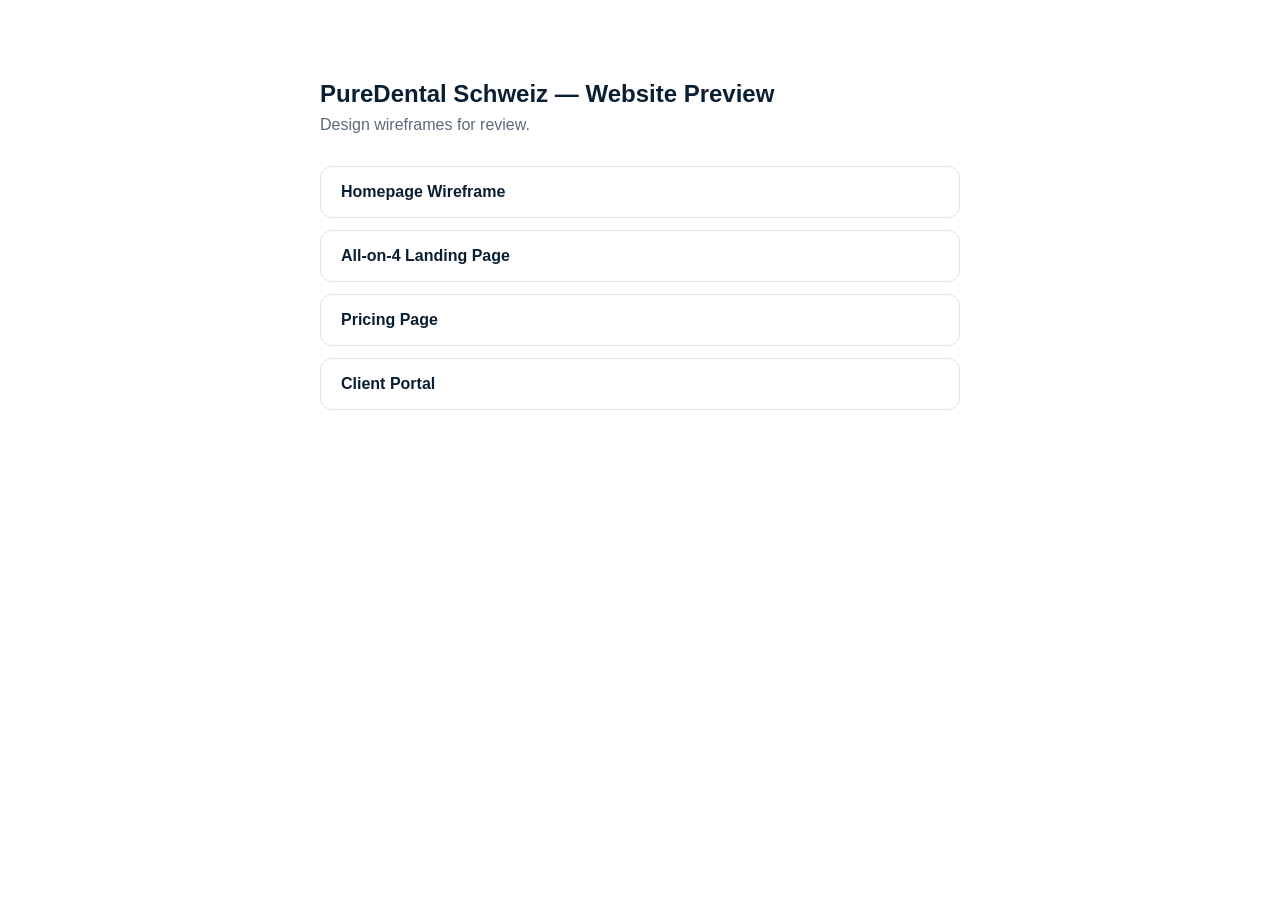
<file: website-preview/index.html>
<!DOCTYPE html>
<html lang="en">
<head>
<meta charset="utf-8">
<meta name="viewport" content="width=device-width, initial-scale=1">
<title>PureDental Schweiz — Website Preview</title>
<style>
  body { font-family: -apple-system, BlinkMacSystemFont, "Segoe UI", Manrope, sans-serif; max-width: 640px; margin: 80px auto; padding: 0 24px; color: #0b1f33; }
  h1 { font-size: 1.5rem; margin-bottom: 8px; }
  p.sub { color: #5b6b7c; margin-top: 0; }
  ul { list-style: none; padding: 0; margin-top: 32px; }
  li { margin-bottom: 12px; }
  a { display: block; padding: 16px 20px; border: 1px solid #dde3ea; border-radius: 12px; text-decoration: none; color: #0b1f33; font-weight: 600; transition: border-color .15s ease, background .15s ease; }
  a:hover { border-color: #2e6bf0; background: #f3f7ff; }
</style>
</head>
<body>
<h1>PureDental Schweiz — Website Preview</h1>
<p class="sub">Design wireframes for review.</p>
<ul>
  <li><a href="./PureDental%20Schweiz%20Homepage%20Wireframe.dc.html">Homepage Wireframe</a></li>
  <li><a href="./All-on-4%20Landing%20Page.dc.html">All-on-4 Landing Page</a></li>
  <li><a href="./Pricing%20Page.dc.html">Pricing Page</a></li>
  <li><a href="./Client%20Portal.dc.html">Client Portal</a></li>
</ul>
</body>
</html>
</file>
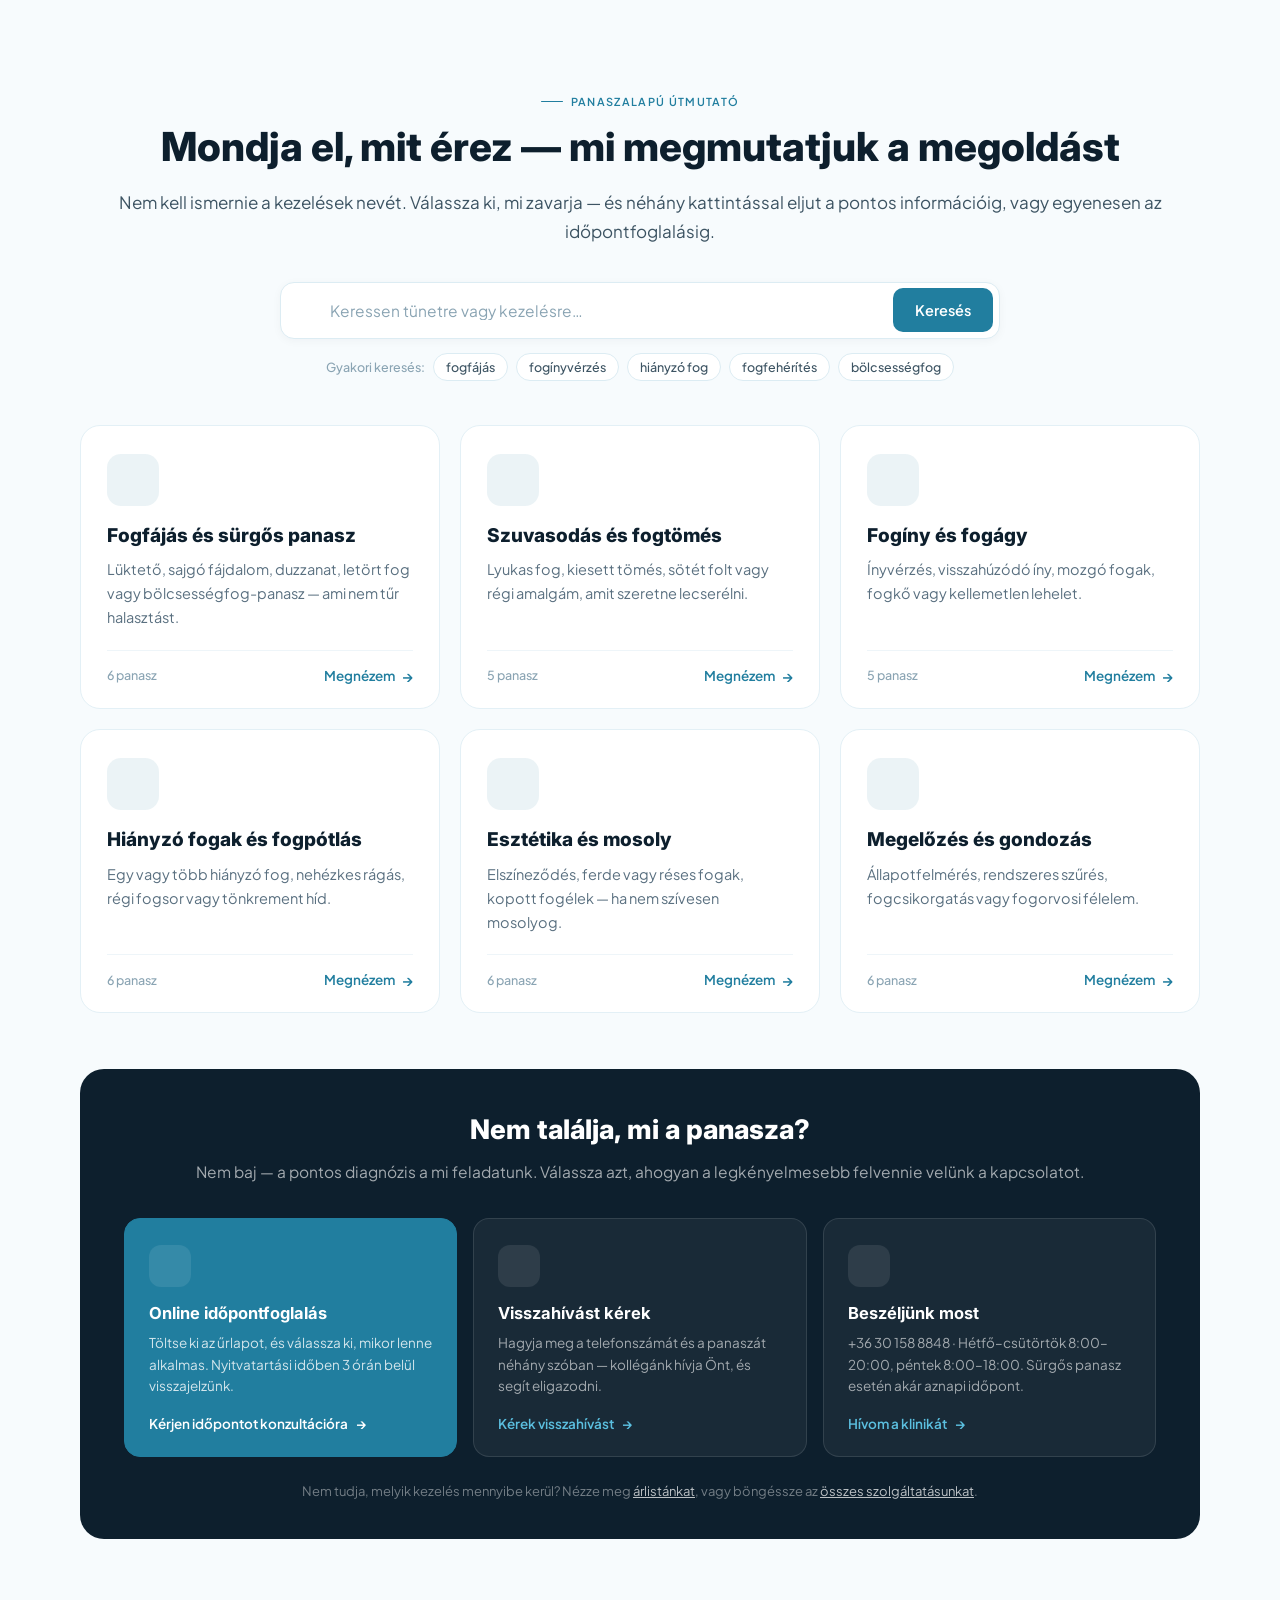
<file: website-preview/uploads/01-panaszalapu-navigacio.html>
<!DOCTYPE html>
<html lang="hu">
<head>
<meta charset="UTF-8">
<meta name="viewport" content="width=device-width, initial-scale=1.0">
<title>Panaszalapú navigáció – PureDental</title>
<link href="https://fonts.googleapis.com/css2?family=Inter:wght@600;700;800&family=Plus+Jakarta+Sans:wght@300;400;500;600;700&display=swap" rel="stylesheet">
<style>
  /* ============================================================
     PureDental – Panaszalapú navigáció (Home Page)
     Elementor HTML widget-be illeszthető, önálló szekció.
     ============================================================ */

  .pd-nav-section {
    width: 100% !important;
    max-width: 100% !important;
    padding: 88px 80px !important;
    background: #f7fbfd !important;
    box-sizing: border-box !important;
    overflow-x: hidden !important;
  }
  .pd-nav-section *,
  .pd-nav-section *::before,
  .pd-nav-section *::after {
    box-sizing: border-box !important;
  }
  /* Biztonsági háló: semmilyen szöveg nem törhet ki a saját konténeréből,
     függetlenül attól, hogy a host oldal (WordPress/Elementor) milyen
     egyéb CSS-t ad a widgethez. A WordPress téma a <button> elemek belsejében
     lévő szövegekre saját "white-space: nowrap" szabályt tesz (jellemzően a
     gombfeliratok tördelését akarja megelőzni) — a .pd-nav-tile is <button>,
     ezért ez ide is átszivárgott, és a kártya leírása egy sorba kényszerülve,
     a doboz szélén túl, a lábléc fölé csúszva jelent meg. */
  .pd-nav-section h2,
  .pd-nav-section h3,
  .pd-nav-section h4,
  .pd-nav-section p,
  .pd-nav-section span,
  .pd-nav-section a,
  .pd-nav-section button {
    white-space: normal !important;
    overflow-wrap: break-word !important;
    word-break: break-word !important;
    max-width: 100% !important;
  }
  .pd-nav-inner {
    max-width: 1280px !important;
    margin: 0 auto !important;
  }

  /* ---------- Fejléc ---------- */
  .pd-nav-header {
    text-align: center !important;
    margin-bottom: 36px !important;
  }
  .pd-nav-eyebrow {
    display: inline-flex !important;
    align-items: center !important;
    gap: 8px !important;
    font-size: 11px !important;
    font-weight: 600 !important;
    font-family: 'Plus Jakarta Sans', sans-serif !important;
    text-transform: uppercase !important;
    letter-spacing: 0.12em !important;
    color: #217E9F !important;
    margin-bottom: 16px !important;
  }
  .pd-nav-eyebrow::before {
    content: '' !important;
    display: inline-block !important;
    width: 22px !important;
    height: 1.5px !important;
    background: #217E9F !important;
    border-radius: 2px !important;
  }
  .pd-nav-title {
    font-family: 'Inter', sans-serif !important;
    font-weight: 800 !important;
    font-size: 40px !important;
    line-height: 1.15 !important;
    color: #0d1f2d !important;
    margin: 0 0 18px 0 !important;
    padding: 0 !important;
  }
  .pd-nav-lead {
    font-family: 'Plus Jakarta Sans', sans-serif !important;
    font-size: 17px !important;
    font-weight: 400 !important;
    line-height: 1.7 !important;
    color: #3d5463 !important;
    margin: 0 auto !important;
    padding: 0 !important;
    max-width: 680px !important;
  }

  /* ---------- Kereső ---------- */
  .pd-nav-searchbar {
    max-width: 720px !important;
    margin: 0 auto 44px auto !important;
    position: relative !important;
  }
  .pd-nav-search-field {
    display: flex !important;
    align-items: center !important;
    gap: 12px !important;
    background: #ffffff !important;
    border: 1px solid #dcecf3 !important;
    border-radius: 14px !important;
    padding: 4px 6px 4px 18px !important;
    box-shadow: 0 2px 10px rgba(13, 31, 45, 0.04) !important;
    transition: border-color 0.18s ease, box-shadow 0.18s ease !important;
  }
  .pd-nav-search-field:focus-within {
    border-color: #217E9F !important;
    box-shadow: 0 4px 18px rgba(33, 126, 159, 0.14) !important;
  }
  .pd-nav-search-ico {
    display: inline-block !important;
    width: 19px !important;
    height: 19px !important;
    flex-shrink: 0 !important;
    background-color: #8aa4b3 !important;
    -webkit-mask-image: url('https://puredental.hu/wp-content/uploads/2025/09/search-outline-svgrepo-com.svg') !important;
            mask-image: url('https://puredental.hu/wp-content/uploads/2025/09/search-outline-svgrepo-com.svg') !important;
    -webkit-mask-size: contain !important;
            mask-size: contain !important;
    -webkit-mask-repeat: no-repeat !important;
            mask-repeat: no-repeat !important;
    -webkit-mask-position: center !important;
            mask-position: center !important;
  }
  .pd-nav-search-input {
    flex: 1 1 auto !important;
    min-width: 0 !important;
    border: none !important;
    outline: none !important;
    background: transparent !important;
    font-family: 'Plus Jakarta Sans', sans-serif !important;
    font-size: 15.5px !important;
    font-weight: 400 !important;
    color: #0d1f2d !important;
    padding: 14px 0 !important;
    box-shadow: none !important;
  }
  .pd-nav-search-input::placeholder {
    color: #8aa4b3 !important;
    opacity: 1 !important;
  }
  .pd-nav-search-clear {
    display: none !important;
    align-items: center !important;
    justify-content: center !important;
    width: 30px !important;
    height: 30px !important;
    flex-shrink: 0 !important;
    border: none !important;
    background: #eef6fa !important;
    color: #5a7080 !important;
    border-radius: 8px !important;
    font-family: 'Plus Jakarta Sans', sans-serif !important;
    font-size: 16px !important;
    line-height: 1 !important;
    cursor: pointer !important;
    padding: 0 !important;
  }
  .pd-nav-search-clear.is-visible {
    display: inline-flex !important;
  }
  .pd-nav-search-clear:hover {
    background: #dceaf1 !important;
    color: #0d1f2d !important;
  }
  .pd-nav-search-cta {
    display: inline-flex !important;
    align-items: center !important;
    justify-content: center !important;
    flex-shrink: 0 !important;
    background: #217E9F !important;
    color: #ffffff !important;
    border: none !important;
    border-radius: 10px !important;
    font-family: 'Plus Jakarta Sans', sans-serif !important;
    font-weight: 600 !important;
    font-size: 14.5px !important;
    padding: 13px 22px !important;
    margin-left: 4px !important;
    cursor: pointer !important;
  }
  .pd-nav-search-cta:hover {
    background: #195f7a !important;
  }
  .pd-nav-hints {
    display: flex !important;
    flex-wrap: wrap !important;
    justify-content: center !important;
    align-items: center !important;
    gap: 8px !important;
    margin-top: 14px !important;
  }
  .pd-nav-hints-label {
    font-family: 'Plus Jakarta Sans', sans-serif !important;
    font-size: 12.5px !important;
    font-weight: 500 !important;
    color: #8aa4b3 !important;
  }
  .pd-nav-hint {
    border: 1px solid #dcecf3 !important;
    background: #ffffff !important;
    color: #3d5463 !important;
    font-family: 'Plus Jakarta Sans', sans-serif !important;
    font-size: 12.5px !important;
    font-weight: 500 !important;
    padding: 5px 12px !important;
    border-radius: 20px !important;
    cursor: pointer !important;
  }
  .pd-nav-hint:hover {
    border-color: #217E9F !important;
    color: #217E9F !important;
  }

  /* ---------- 1. szint: kategória csempék ---------- */
  .pd-nav-cats {
    display: grid !important;
    grid-template-columns: repeat(3, 1fr) !important;
    gap: 20px !important;
    min-width: 0 !important;
  }
  .pd-nav-cats.is-hidden {
    display: none !important;
  }
  .pd-nav-tile {
    display: flex !important;
    flex-direction: column !important;
    align-items: flex-start !important;
    text-align: left !important;
    width: 100% !important;
    min-width: 0 !important;
    background: #ffffff !important;
    border: 1px solid #e3f0f6 !important;
    border-radius: 20px !important;
    padding: 28px 26px 24px !important;
    cursor: pointer !important;
    font-family: 'Plus Jakarta Sans', sans-serif !important;
    transition: border-color 0.18s ease, box-shadow 0.18s ease, transform 0.18s ease !important;
  }
  .pd-nav-tile:hover {
    border-color: #b9dced !important;
    box-shadow: 0 12px 30px rgba(13, 31, 45, 0.08) !important;
    transform: translateY(-3px) !important;
  }
  .pd-nav-tile:focus-visible {
    outline: 2px solid #217E9F !important;
    outline-offset: 3px !important;
  }
  .pd-nav-tile-ico {
    display: flex !important;
    align-items: center !important;
    justify-content: center !important;
    width: 52px !important;
    height: 52px !important;
    border-radius: 14px !important;
    background: rgba(33, 126, 159, 0.09) !important;
    margin-bottom: 18px !important;
    flex-shrink: 0 !important;
  }
  .pd-nav-ico {
    display: inline-block !important;
    background-color: #217E9F !important;
    -webkit-mask-size: contain !important;
            mask-size: contain !important;
    -webkit-mask-repeat: no-repeat !important;
            mask-repeat: no-repeat !important;
    -webkit-mask-position: center !important;
            mask-position: center !important;
    width: 26px !important;
    height: 26px !important;
    flex-shrink: 0 !important;
  }
  .pd-nav-ico--fajdalom {
    -webkit-mask-image: url('https://puredental.hu/wp-content/uploads/2025/09/10_Infection.svg') !important;
            mask-image: url('https://puredental.hu/wp-content/uploads/2025/09/10_Infection.svg') !important;
  }
  .pd-nav-ico--szuvasodas {
    -webkit-mask-image: url('https://puredental.hu/wp-content/uploads/2025/09/17_Tooth.svg') !important;
            mask-image: url('https://puredental.hu/wp-content/uploads/2025/09/17_Tooth.svg') !important;
  }
  .pd-nav-ico--foginy {
    -webkit-mask-image: url('https://puredental.hu/wp-content/uploads/2025/09/29_Dental-Floss.svg') !important;
            mask-image: url('https://puredental.hu/wp-content/uploads/2025/09/29_Dental-Floss.svg') !important;
  }
  .pd-nav-ico--hianyzo {
    -webkit-mask-image: url('https://puredental.hu/wp-content/uploads/2025/09/33_Dental-Implant.svg') !important;
            mask-image: url('https://puredental.hu/wp-content/uploads/2025/09/33_Dental-Implant.svg') !important;
  }
  .pd-nav-ico--esztetika {
    -webkit-mask-image: url('https://puredental.hu/wp-content/uploads/2025/10/28_Dental-Care.svg') !important;
            mask-image: url('https://puredental.hu/wp-content/uploads/2025/10/28_Dental-Care.svg') !important;
  }
  .pd-nav-ico--megelozes {
    -webkit-mask-image: url('https://puredental.hu/wp-content/uploads/2025/09/4_Dental-Checkup.svg') !important;
            mask-image: url('https://puredental.hu/wp-content/uploads/2025/09/4_Dental-Checkup.svg') !important;
  }
  .pd-nav-tile-title {
    font-family: 'Inter', sans-serif !important;
    font-weight: 800 !important;
    font-size: 19px !important;
    line-height: 1.3 !important;
    color: #0d1f2d !important;
    margin: 0 0 10px 0 !important;
    padding: 0 !important;
  }
  .pd-nav-tile-desc {
    font-family: 'Plus Jakarta Sans', sans-serif !important;
    font-size: 14.5px !important;
    font-weight: 400 !important;
    line-height: 1.65 !important;
    color: #5a7080 !important;
    margin: 0 0 20px 0 !important;
    padding: 0 !important;
    flex-grow: 1 !important;
    min-width: 0 !important;
    width: 100% !important;
  }
  .pd-nav-tile-foot {
    display: flex !important;
    align-items: center !important;
    justify-content: space-between !important;
    width: 100% !important;
    padding-top: 16px !important;
    border-top: 1px solid #eef5f9 !important;
  }
  .pd-nav-tile-count {
    font-family: 'Plus Jakarta Sans', sans-serif !important;
    font-size: 12.5px !important;
    font-weight: 500 !important;
    color: #8aa4b3 !important;
  }
  .pd-nav-tile-go {
    display: inline-flex !important;
    align-items: center !important;
    gap: 7px !important;
    font-family: 'Plus Jakarta Sans', sans-serif !important;
    font-size: 13.5px !important;
    font-weight: 600 !important;
    color: #217E9F !important;
  }
  .pd-nav-tile-go::after {
    content: '→' !important;
    font-size: 15px !important;
    line-height: 1 !important;
    transition: transform 0.18s ease !important;
  }
  .pd-nav-tile:hover .pd-nav-tile-go::after {
    transform: translateX(4px) !important;
  }

  /* ---------- 2. szint: eredmények ---------- */
  .pd-nav-results {
    display: none !important;
  }
  .pd-nav-results.is-active {
    display: block !important;
    animation: pdNavFade 0.28s ease both !important;
  }
  @keyframes pdNavFade {
    from { opacity: 0; transform: translateY(10px); }
    to   { opacity: 1; transform: translateY(0); }
  }

  .pd-nav-bar {
    display: flex !important;
    align-items: center !important;
    flex-wrap: wrap !important;
    gap: 10px !important;
    margin-bottom: 12px !important;
  }
  .pd-nav-back {
    display: inline-flex !important;
    align-items: center !important;
    gap: 8px !important;
    background: #ffffff !important;
    border: 1px solid #dcecf3 !important;
    border-radius: 20px !important;
    color: #3d5463 !important;
    font-family: 'Plus Jakarta Sans', sans-serif !important;
    font-size: 13px !important;
    font-weight: 600 !important;
    padding: 8px 16px 8px 13px !important;
    cursor: pointer !important;
  }
  .pd-nav-back::before {
    content: '←' !important;
    font-size: 14px !important;
    line-height: 1 !important;
  }
  .pd-nav-back:hover {
    border-color: #217E9F !important;
    color: #217E9F !important;
  }
  .pd-nav-chips {
    display: flex !important;
    flex-wrap: wrap !important;
    gap: 8px !important;
  }
  .pd-nav-chip {
    background: #ffffff !important;
    border: 1px solid #dcecf3 !important;
    border-radius: 20px !important;
    color: #3d5463 !important;
    font-family: 'Plus Jakarta Sans', sans-serif !important;
    font-size: 13px !important;
    font-weight: 500 !important;
    padding: 8px 16px !important;
    cursor: pointer !important;
    transition: background 0.16s ease, border-color 0.16s ease, color 0.16s ease !important;
  }
  .pd-nav-chip:hover {
    border-color: #217E9F !important;
    color: #217E9F !important;
  }
  .pd-nav-chip.is-active {
    background: #217E9F !important;
    border-color: #217E9F !important;
    color: #ffffff !important;
    font-weight: 600 !important;
  }
  .pd-nav-resulthead {
    font-family: 'Plus Jakarta Sans', sans-serif !important;
    font-size: 13.5px !important;
    font-weight: 500 !important;
    color: #8aa4b3 !important;
    margin: 0 0 22px 0 !important;
    padding: 0 !important;
  }
  .pd-nav-resulthead strong {
    color: #0d1f2d !important;
    font-weight: 700 !important;
  }

  .pd-nav-grid {
    display: grid !important;
    grid-template-columns: repeat(3, 1fr) !important;
    gap: 18px !important;
    min-width: 0 !important;
  }
  .pd-nav-card {
    display: flex !important;
    flex-direction: column !important;
    min-width: 0 !important;
    background: #ffffff !important;
    border: 1px solid #e3f0f6 !important;
    border-radius: 18px !important;
    padding: 24px 24px 22px !important;
    transition: border-color 0.18s ease, box-shadow 0.18s ease !important;
  }
  .pd-nav-card.is-hidden {
    display: none !important;
  }
  .pd-nav-grid.is-hidden {
    display: none !important;
  }
  .pd-nav-card:hover {
    border-color: #b9dced !important;
    box-shadow: 0 10px 26px rgba(13, 31, 45, 0.07) !important;
  }
  .pd-nav-card-badge {
    display: inline-flex !important;
    align-items: center !important;
    gap: 7px !important;
    font-family: 'Plus Jakarta Sans', sans-serif !important;
    font-size: 11px !important;
    font-weight: 600 !important;
    text-transform: uppercase !important;
    letter-spacing: 0.08em !important;
    color: #8aa4b3 !important;
    margin-bottom: 14px !important;
  }
  .pd-nav-card-badge .pd-nav-ico {
    width: 14px !important;
    height: 14px !important;
    background-color: #a9c1cd !important;
  }
  .pd-nav-card-title {
    font-family: 'Inter', sans-serif !important;
    font-weight: 700 !important;
    font-size: 17px !important;
    line-height: 1.35 !important;
    color: #0d1f2d !important;
    margin: 0 0 10px 0 !important;
    padding: 0 !important;
  }
  .pd-nav-card-desc {
    font-family: 'Plus Jakarta Sans', sans-serif !important;
    font-size: 14px !important;
    font-weight: 400 !important;
    line-height: 1.65 !important;
    color: #5a7080 !important;
    margin: 0 0 18px 0 !important;
    padding: 0 !important;
    flex-grow: 1 !important;
    min-width: 0 !important;
    width: 100% !important;
  }
  .pd-nav-card-links {
    display: flex !important;
    flex-wrap: wrap !important;
    gap: 8px !important;
    padding-top: 16px !important;
    border-top: 1px solid #eef5f9 !important;
  }
  .pd-nav-link {
    display: inline-flex !important;
    align-items: center !important;
    gap: 6px !important;
    background: rgba(33, 126, 159, 0.07) !important;
    border: 1px solid rgba(33, 126, 159, 0.16) !important;
    color: #217E9F !important;
    font-family: 'Plus Jakarta Sans', sans-serif !important;
    font-size: 12.5px !important;
    font-weight: 600 !important;
    padding: 6px 13px !important;
    border-radius: 20px !important;
    text-decoration: none !important;
    transition: background 0.16s ease, color 0.16s ease !important;
  }
  .pd-nav-link:hover {
    background: #217E9F !important;
    color: #ffffff !important;
    text-decoration: none !important;
  }
  .pd-nav-link::after {
    content: '→' !important;
    font-size: 12px !important;
    line-height: 1 !important;
  }

  .pd-nav-empty {
    display: none !important;
    background: #ffffff !important;
    border: 1px dashed #cfe4ee !important;
    border-radius: 18px !important;
    padding: 44px 28px !important;
    text-align: center !important;
  }
  .pd-nav-empty.is-active {
    display: block !important;
  }
  .pd-nav-empty-title {
    font-family: 'Inter', sans-serif !important;
    font-weight: 700 !important;
    font-size: 18px !important;
    color: #0d1f2d !important;
    margin: 0 0 8px 0 !important;
    padding: 0 !important;
  }
  .pd-nav-empty-text {
    font-family: 'Plus Jakarta Sans', sans-serif !important;
    font-size: 14.5px !important;
    line-height: 1.65 !important;
    color: #5a7080 !important;
    margin: 0 0 20px 0 !important;
    padding: 0 !important;
  }
  .pd-nav-empty-actions {
    display: flex !important;
    justify-content: center !important;
    flex-wrap: wrap !important;
    gap: 10px !important;
  }

  /* ---------- Konverziós sáv ---------- */
  .pd-nav-cta-band {
    margin-top: 56px !important;
    background: #0d1f2d !important;
    border-radius: 24px !important;
    padding: 44px 44px 40px !important;
  }
  .pd-nav-cta-head {
    text-align: center !important;
    margin-bottom: 32px !important;
  }
  .pd-nav-cta-title {
    font-family: 'Inter', sans-serif !important;
    font-weight: 800 !important;
    font-size: 27px !important;
    line-height: 1.25 !important;
    color: #ffffff !important;
    margin: 0 0 12px 0 !important;
    padding: 0 !important;
  }
  .pd-nav-cta-lead {
    font-family: 'Plus Jakarta Sans', sans-serif !important;
    font-size: 15.5px !important;
    font-weight: 400 !important;
    line-height: 1.7 !important;
    color: rgba(255, 255, 255, 0.62) !important;
    margin: 0 auto !important;
    padding: 0 !important;
    max-width: 640px !important;
  }
  .pd-nav-cta-grid {
    display: grid !important;
    grid-template-columns: repeat(3, 1fr) !important;
    gap: 16px !important;
    min-width: 0 !important;
  }
  .pd-nav-cta-card {
    display: flex !important;
    flex-direction: column !important;
    min-width: 0 !important;
    background: rgba(255, 255, 255, 0.05) !important;
    border: 1px solid rgba(255, 255, 255, 0.11) !important;
    border-radius: 16px !important;
    padding: 26px 24px 24px !important;
    text-decoration: none !important;
    transition: background 0.18s ease, border-color 0.18s ease, transform 0.18s ease !important;
  }
  .pd-nav-cta-card:hover {
    background: rgba(91, 191, 223, 0.12) !important;
    border-color: rgba(91, 191, 223, 0.45) !important;
    transform: translateY(-3px) !important;
    text-decoration: none !important;
  }
  .pd-nav-cta-card--primary {
    background: #217E9F !important;
    border-color: #217E9F !important;
  }
  .pd-nav-cta-card--primary:hover {
    background: #2a92b6 !important;
    border-color: #2a92b6 !important;
  }
  .pd-nav-cta-ico {
    display: flex !important;
    align-items: center !important;
    justify-content: center !important;
    width: 42px !important;
    height: 42px !important;
    border-radius: 12px !important;
    background: rgba(255, 255, 255, 0.09) !important;
    margin-bottom: 16px !important;
    flex-shrink: 0 !important;
  }
  .pd-nav-cta-ico .pd-nav-ico {
    width: 21px !important;
    height: 21px !important;
    background-color: #5bbfdf !important;
  }
  .pd-nav-cta-card--primary .pd-nav-cta-ico .pd-nav-ico {
    background-color: #ffffff !important;
  }
  .pd-nav-cta-name {
    font-family: 'Inter', sans-serif !important;
    font-weight: 700 !important;
    font-size: 16.5px !important;
    line-height: 1.3 !important;
    color: #ffffff !important;
    margin: 0 0 8px 0 !important;
    padding: 0 !important;
  }
  .pd-nav-cta-text {
    font-family: 'Plus Jakarta Sans', sans-serif !important;
    font-size: 13.5px !important;
    font-weight: 400 !important;
    line-height: 1.6 !important;
    color: rgba(255, 255, 255, 0.6) !important;
    margin: 0 0 18px 0 !important;
    padding: 0 !important;
    flex-grow: 1 !important;
    min-width: 0 !important;
    width: 100% !important;
  }
  .pd-nav-cta-card--primary .pd-nav-cta-text {
    color: rgba(255, 255, 255, 0.8) !important;
  }
  .pd-nav-cta-action {
    display: inline-flex !important;
    align-items: center !important;
    gap: 8px !important;
    font-family: 'Plus Jakarta Sans', sans-serif !important;
    font-size: 13.5px !important;
    font-weight: 600 !important;
    color: #5bbfdf !important;
  }
  .pd-nav-cta-card--primary .pd-nav-cta-action {
    color: #ffffff !important;
  }
  .pd-nav-cta-action::after {
    content: '→' !important;
    font-size: 14px !important;
    line-height: 1 !important;
    transition: transform 0.18s ease !important;
  }
  .pd-nav-cta-card:hover .pd-nav-cta-action::after {
    transform: translateX(4px) !important;
  }
  .pd-nav-cta-note {
    text-align: center !important;
    font-family: 'Plus Jakarta Sans', sans-serif !important;
    font-size: 13px !important;
    font-weight: 400 !important;
    color: rgba(255, 255, 255, 0.42) !important;
    margin: 26px 0 0 0 !important;
    padding: 0 !important;
  }
  .pd-nav-cta-note a {
    color: rgba(255, 255, 255, 0.72) !important;
    text-decoration: underline !important;
  }

  /* ---------- Reszponzív ---------- */
  @media (max-width: 1080px) {
    .pd-nav-section { padding: 68px 40px !important; }
    .pd-nav-cats { grid-template-columns: repeat(2, 1fr) !important; }
    .pd-nav-grid { grid-template-columns: repeat(2, 1fr) !important; }
  }
  @media (max-width: 780px) {
    .pd-nav-section { padding: 52px 20px !important; }
    .pd-nav-title { font-size: 26px !important; }
    .pd-nav-lead { font-size: 15.5px !important; }
    .pd-nav-cats { grid-template-columns: 1fr !important; }
    .pd-nav-grid { grid-template-columns: 1fr !important; }
    .pd-nav-cta-grid { grid-template-columns: 1fr !important; }
    .pd-nav-cta-band { padding: 32px 22px 28px !important; border-radius: 20px !important; }
    .pd-nav-cta-title { font-size: 22px !important; }
    .pd-nav-search-cta { display: none !important; }
    .pd-nav-search-field { padding: 4px 8px 4px 16px !important; }

    /* A szűrő-chipek mobilon egy sorban, vízszintesen görgethetők */
    .pd-nav-bar {
      flex-direction: column !important;
      align-items: stretch !important;
      gap: 12px !important;
    }
    .pd-nav-back { align-self: flex-start !important; }
    .pd-nav-chips {
      flex-wrap: nowrap !important;
      overflow-x: auto !important;
      min-width: 0 !important;
      max-width: 100% !important;
      padding-bottom: 4px !important;
      scrollbar-width: none !important;
      -webkit-overflow-scrolling: touch !important;
    }
    .pd-nav-chips::-webkit-scrollbar { display: none !important; }
    .pd-nav-chip { flex: 0 0 auto !important; }
  }
</style>
</head>
<body style="margin:0;padding:0;background:transparent;">

<section class="pd-nav-section" id="pd-nav">
  <div class="pd-nav-inner">

    <!-- ===== Fejléc ===== -->
    <div class="pd-nav-header">
      <span class="pd-nav-eyebrow">Panaszalapú útmutató</span>
      <h2 class="pd-nav-title">Mondja el, mit érez — mi megmutatjuk a megoldást</h2>
      <p class="pd-nav-lead">Nem kell ismernie a kezelések nevét. Válassza ki, mi zavarja — és néhány kattintással eljut a pontos információig, vagy egyenesen az időpontfoglalásig.</p>
    </div>

    <!-- ===== Kereső ===== -->
    <div class="pd-nav-searchbar">
      <div class="pd-nav-search-field">
        <span class="pd-nav-search-ico" aria-hidden="true"></span>
        <label for="pd-nav-q" class="pd-nav-sr-only" style="position:absolute;width:1px;height:1px;overflow:hidden;clip:rect(0 0 0 0);white-space:nowrap;">Keresés panasz vagy kezelés alapján</label>
        <input
          id="pd-nav-q"
          class="pd-nav-search-input"
          type="text"
          autocomplete="off"
          placeholder="Keressen tünetre vagy kezelésre…"
        >
        <button type="button" class="pd-nav-search-clear" aria-label="Keresés törlése">&times;</button>
        <button type="button" class="pd-nav-search-cta">Keresés</button>
      </div>
      <div class="pd-nav-hints">
        <span class="pd-nav-hints-label">Gyakori keresés:</span>
        <button type="button" class="pd-nav-hint">fogfájás</button>
        <button type="button" class="pd-nav-hint">fogínyvérzés</button>
        <button type="button" class="pd-nav-hint">hiányzó fog</button>
        <button type="button" class="pd-nav-hint">fogfehérítés</button>
        <button type="button" class="pd-nav-hint">bölcsességfog</button>
      </div>
    </div>

    <!-- ===== 1. szint: kategóriák ===== -->
    <div class="pd-nav-cats">

      <button type="button" class="pd-nav-tile" data-cat="fajdalom">
        <span class="pd-nav-tile-ico"><span class="pd-nav-ico pd-nav-ico--fajdalom" aria-hidden="true"></span></span>
        <h3 class="pd-nav-tile-title">Fogfájás és sürgős panasz</h3>
        <p class="pd-nav-tile-desc">Lüktető, sajgó fájdalom, duzzanat, letört fog vagy bölcsességfog-panasz — ami nem tűr halasztást.</p>
        <span class="pd-nav-tile-foot">
          <span class="pd-nav-tile-count" data-count-for="fajdalom">6 panasz</span>
          <span class="pd-nav-tile-go">Megnézem</span>
        </span>
      </button>

      <button type="button" class="pd-nav-tile" data-cat="szuvasodas">
        <span class="pd-nav-tile-ico"><span class="pd-nav-ico pd-nav-ico--szuvasodas" aria-hidden="true"></span></span>
        <h3 class="pd-nav-tile-title">Szuvasodás és fogtömés</h3>
        <p class="pd-nav-tile-desc">Lyukas fog, kiesett tömés, sötét folt vagy régi amalgám, amit szeretne lecserélni.</p>
        <span class="pd-nav-tile-foot">
          <span class="pd-nav-tile-count" data-count-for="szuvasodas">5 panasz</span>
          <span class="pd-nav-tile-go">Megnézem</span>
        </span>
      </button>

      <button type="button" class="pd-nav-tile" data-cat="foginy">
        <span class="pd-nav-tile-ico"><span class="pd-nav-ico pd-nav-ico--foginy" aria-hidden="true"></span></span>
        <h3 class="pd-nav-tile-title">Fogíny és fogágy</h3>
        <p class="pd-nav-tile-desc">Ínyvérzés, visszahúzódó íny, mozgó fogak, fogkő vagy kellemetlen lehelet.</p>
        <span class="pd-nav-tile-foot">
          <span class="pd-nav-tile-count" data-count-for="foginy">5 panasz</span>
          <span class="pd-nav-tile-go">Megnézem</span>
        </span>
      </button>

      <button type="button" class="pd-nav-tile" data-cat="hianyzo">
        <span class="pd-nav-tile-ico"><span class="pd-nav-ico pd-nav-ico--hianyzo" aria-hidden="true"></span></span>
        <h3 class="pd-nav-tile-title">Hiányzó fogak és fogpótlás</h3>
        <p class="pd-nav-tile-desc">Egy vagy több hiányzó fog, nehézkes rágás, régi fogsor vagy tönkrement híd.</p>
        <span class="pd-nav-tile-foot">
          <span class="pd-nav-tile-count" data-count-for="hianyzo">6 panasz</span>
          <span class="pd-nav-tile-go">Megnézem</span>
        </span>
      </button>

      <button type="button" class="pd-nav-tile" data-cat="esztetika">
        <span class="pd-nav-tile-ico"><span class="pd-nav-ico pd-nav-ico--esztetika" aria-hidden="true"></span></span>
        <h3 class="pd-nav-tile-title">Esztétika és mosoly</h3>
        <p class="pd-nav-tile-desc">Elszíneződés, ferde vagy réses fogak, kopott fogélek — ha nem szívesen mosolyog.</p>
        <span class="pd-nav-tile-foot">
          <span class="pd-nav-tile-count" data-count-for="esztetika">6 panasz</span>
          <span class="pd-nav-tile-go">Megnézem</span>
        </span>
      </button>

      <button type="button" class="pd-nav-tile" data-cat="megelozes">
        <span class="pd-nav-tile-ico"><span class="pd-nav-ico pd-nav-ico--megelozes" aria-hidden="true"></span></span>
        <h3 class="pd-nav-tile-title">Megelőzés és gondozás</h3>
        <p class="pd-nav-tile-desc">Állapotfelmérés, rendszeres szűrés, fogcsikorgatás vagy fogorvosi félelem.</p>
        <span class="pd-nav-tile-foot">
          <span class="pd-nav-tile-count" data-count-for="megelozes">6 panasz</span>
          <span class="pd-nav-tile-go">Megnézem</span>
        </span>
      </button>

    </div>

    <!-- ===== 2. szint: panaszok ===== -->
    <div class="pd-nav-results" aria-live="polite">

      <div class="pd-nav-bar">
        <button type="button" class="pd-nav-back">Vissza a kategóriákhoz</button>
        <div class="pd-nav-chips">
          <button type="button" class="pd-nav-chip" data-cat="all">Összes panasz</button>
          <button type="button" class="pd-nav-chip" data-cat="fajdalom">Fogfájás, sürgősség</button>
          <button type="button" class="pd-nav-chip" data-cat="szuvasodas">Szuvasodás</button>
          <button type="button" class="pd-nav-chip" data-cat="foginy">Fogíny és fogágy</button>
          <button type="button" class="pd-nav-chip" data-cat="hianyzo">Hiányzó fogak</button>
          <button type="button" class="pd-nav-chip" data-cat="esztetika">Esztétika</button>
          <button type="button" class="pd-nav-chip" data-cat="megelozes">Megelőzés</button>
        </div>
      </div>

      <p class="pd-nav-resulthead"></p>

      <div class="pd-nav-grid">

        <!-- ---------- Fogfájás és sürgős panasz ---------- -->
        <article class="pd-nav-card" data-cat="fajdalom" data-keys="fogfájás lüktet sajog hasogat éjszaka fájdalomcsillapító idegkezelés">
          <span class="pd-nav-card-badge"><span class="pd-nav-ico pd-nav-ico--fajdalom" aria-hidden="true"></span>Fogfájás</span>
          <h3 class="pd-nav-card-title">Lüktet, sajog a fogam — főleg éjszaka</h3>
          <p class="pd-nav-card-desc">A tartós, lüktető fájdalom szinte mindig a fogbél gyulladását jelzi. Fájdalomcsillapítóval elnyomható, de magától nem szűnik meg.</p>
          <div class="pd-nav-card-links">
            <a class="pd-nav-link" href="https://puredental.hu/szolgaltatasaink/surgossegi-fogaszat/">Sürgősségi fogászat</a>
            <a class="pd-nav-link" href="https://puredental.hu/szolgaltatasaink/mikroszkopos-gyokerkezeles/">Mikroszkópos gyökérkezelés</a>
          </div>
        </article>

        <article class="pd-nav-card" data-cat="fajdalom" data-keys="ráharapás éles fájdalom repedt fog rágás nyomásra">
          <span class="pd-nav-card-badge"><span class="pd-nav-ico pd-nav-ico--fajdalom" aria-hidden="true"></span>Fogfájás</span>
          <h3 class="pd-nav-card-title">Ráharapásra éles fájdalom nyilall a fogamba</h3>
          <p class="pd-nav-card-desc">Repedt fog, mély szuvasodás vagy elhalt fogideg is állhat a háttérben. A pontos ok csak vizsgálattal deríthető ki.</p>
          <div class="pd-nav-card-links">
            <a class="pd-nav-link" href="https://puredental.hu/szolgaltatasaink/fogaszati-allapotfelmeres-es-diagnosztika/">Állapotfelmérés</a>
            <a class="pd-nav-link" href="https://puredental.hu/szolgaltatasaink/mikroszkopos-gyokerkezeles/">Gyökérkezelés</a>
            <a class="pd-nav-link" href="https://puredental.hu/szolgaltatasaink/esztetikus-fogtomesek-es-betetek/">Fogtömés</a>
          </div>
        </article>

        <article class="pd-nav-card" data-cat="fajdalom" data-keys="letört fog beszakadt baleset éles perem törött korona">
          <span class="pd-nav-card-badge"><span class="pd-nav-ico pd-nav-ico--fajdalom" aria-hidden="true"></span>Sürgősség</span>
          <h3 class="pd-nav-card-title">Letört, beszakadt a fogam</h3>
          <p class="pd-nav-card-desc">A törött fog éles pereme sértheti a nyelvet, a nyitott felszín pedig gyorsan elfertőződik. Érdemes 24 órán belül ellátni.</p>
          <div class="pd-nav-card-links">
            <a class="pd-nav-link" href="https://puredental.hu/szolgaltatasaink/surgossegi-fogaszat/">Sürgősségi fogászat</a>
            <a class="pd-nav-link" href="https://puredental.hu/szolgaltatasaink/fogkoronak-es-hidak/">Koronák és hidak</a>
          </div>
        </article>

        <article class="pd-nav-card" data-cat="fajdalom" data-keys="duzzadt arc tályog gyulladás láz genny gócos fog">
          <span class="pd-nav-card-badge"><span class="pd-nav-ico pd-nav-ico--fajdalom" aria-hidden="true"></span>Sürgősség</span>
          <h3 class="pd-nav-card-title">Bedagadt az arcom, gyulladt a fogam környéke</h3>
          <p class="pd-nav-card-desc">A duzzanat tályogra utalhat, ami gyors ellátást igényel. Ilyenkor a fájdalomcsillapítás önmagában nem elegendő.</p>
          <div class="pd-nav-card-links">
            <a class="pd-nav-link" href="https://puredental.hu/szolgaltatasaink/surgossegi-fogaszat/">Sürgősségi fogászat</a>
            <a class="pd-nav-link" href="https://puredental.hu/szolgaltatasaink/szajsebeszet/">Szájsebészet</a>
          </div>
        </article>

        <article class="pd-nav-card" data-cat="fajdalom" data-keys="bölcsességfog feszít nyomás nőtt ki nem fér el gyulladás">
          <span class="pd-nav-card-badge"><span class="pd-nav-ico pd-nav-ico--fajdalom" aria-hidden="true"></span>Sürgősség</span>
          <h3 class="pd-nav-card-title">Fáj, feszít a bölcsességfogam</h3>
          <p class="pd-nav-card-desc">A ferdén növő vagy be nem tört bölcsességfog visszatérő gyulladást és torlódást okozhat a szomszédos fogakon.</p>
          <div class="pd-nav-card-links">
            <a class="pd-nav-link" href="https://puredental.hu/szolgaltatasaink/bolcsessegfog-eltavolitas/">Bölcsességfog-eltávolítás</a>
            <a class="pd-nav-link" href="https://puredental.hu/szolgaltatasaink/szajsebeszet/">Szájsebészet</a>
          </div>
        </article>

        <article class="pd-nav-card" data-cat="fajdalom" data-keys="érzékeny fog hideg meleg édes belenyilall nyaki érzékenység">
          <span class="pd-nav-card-badge"><span class="pd-nav-ico pd-nav-ico--fajdalom" aria-hidden="true"></span>Fogfájás</span>
          <h3 class="pd-nav-card-title">Érzékeny a fogam hidegre, melegre, édesre</h3>
          <p class="pd-nav-card-desc">Az érzékenység gyakran ínyvisszahúzódás, kopás vagy kezdődő szuvasodás jele — mindegyik jól kezelhető, ha időben kiderül.</p>
          <div class="pd-nav-card-links">
            <a class="pd-nav-link" href="https://puredental.hu/szolgaltatasaink/fogaszati-allapotfelmeres-es-diagnosztika/">Állapotfelmérés</a>
            <a class="pd-nav-link" href="https://puredental.hu/szolgaltatasaink/parodontologia/">Parodontológia</a>
          </div>
        </article>

        <!-- ---------- Szuvasodás és fogtömés ---------- -->
        <article class="pd-nav-card" data-cat="szuvasodas" data-keys="lyukas fog szuvas caries üreg akadás">
          <span class="pd-nav-card-badge"><span class="pd-nav-ico pd-nav-ico--szuvasodas" aria-hidden="true"></span>Szuvasodás</span>
          <h3 class="pd-nav-card-title">Lyukas a fogam</h3>
          <p class="pd-nav-card-desc">A korán felfedezett szuvasodás egyetlen ülésben, esztétikus töméssel ellátható — később már gyökérkezelés lehet a következmény.</p>
          <div class="pd-nav-card-links">
            <a class="pd-nav-link" href="https://puredental.hu/szolgaltatasaink/esztetikus-fogtomesek-es-betetek/">Esztétikus fogtömés</a>
            <a class="pd-nav-link" href="https://puredental.hu/szolgaltatasaink/fogaszati-allapotfelmeres-es-diagnosztika/">Állapotfelmérés</a>
          </div>
        </article>

        <article class="pd-nav-card" data-cat="szuvasodas" data-keys="kiesett tömés kiesett plomba tömés kitört pótlás">
          <span class="pd-nav-card-badge"><span class="pd-nav-ico pd-nav-ico--szuvasodas" aria-hidden="true"></span>Szuvasodás</span>
          <h3 class="pd-nav-card-title">Kiesett a fogtömésem</h3>
          <p class="pd-nav-card-desc">A tömés nélkül maradt fog gyorsan tovább szuvasodik és érzékennyé válik. A pótlás rutinbeavatkozás.</p>
          <div class="pd-nav-card-links">
            <a class="pd-nav-link" href="https://puredental.hu/szolgaltatasaink/esztetikus-fogtomesek-es-betetek/">Esztétikus fogtömés</a>
            <a class="pd-nav-link" href="https://puredental.hu/szolgaltatasaink/surgossegi-fogaszat/">Sürgősségi fogászat</a>
          </div>
        </article>

        <article class="pd-nav-card" data-cat="szuvasodas" data-keys="sötét folt elszíneződés barna folt fogon rejtett szuvasodás">
          <span class="pd-nav-card-badge"><span class="pd-nav-ico pd-nav-ico--szuvasodas" aria-hidden="true"></span>Szuvasodás</span>
          <h3 class="pd-nav-card-title">Sötét folt jelent meg a fogamon</h3>
          <p class="pd-nav-card-desc">A folt lehet felszíni elszíneződés, de rejtett szuvasodás is. Röntgennel és nagyítás alatt egyértelműen elkülöníthető.</p>
          <div class="pd-nav-card-links">
            <a class="pd-nav-link" href="https://puredental.hu/szolgaltatasaink/fogaszati-allapotfelmeres-es-diagnosztika/">Diagnosztika</a>
            <a class="pd-nav-link" href="https://puredental.hu/szolgaltatasaink/esztetikus-fogtomesek-es-betetek/">Esztétikus fogtömés</a>
          </div>
        </article>

        <article class="pd-nav-card" data-cat="szuvasodas" data-keys="amalgám tömés csere fém tömés régi tömés inlay betét">
          <span class="pd-nav-card-badge"><span class="pd-nav-ico pd-nav-ico--szuvasodas" aria-hidden="true"></span>Szuvasodás</span>
          <h3 class="pd-nav-card-title">Régi, fémszínű töméseimet cserélném</h3>
          <p class="pd-nav-card-desc">Az elöregedett tömések széle beszivárgást enged. Helyettük fogszínű tömés vagy tartósabb kerámia betét készíthető.</p>
          <div class="pd-nav-card-links">
            <a class="pd-nav-link" href="https://puredental.hu/szolgaltatasaink/esztetikus-fogtomesek-es-betetek/">Esztétikus tömések és betétek</a>
          </div>
        </article>

        <article class="pd-nav-card" data-cat="szuvasodas" data-keys="gyökérkezelt fog fáj újrakezelés rezekció gyökércsúcs visszatérő gyulladás">
          <span class="pd-nav-card-badge"><span class="pd-nav-ico pd-nav-ico--szuvasodas" aria-hidden="true"></span>Gyökérkezelés</span>
          <h3 class="pd-nav-card-title">Már gyökérkezelt a fogam, mégis fáj</h3>
          <p class="pd-nav-card-desc">A korábbi kezelés után visszatérő panasz mikroszkópos újrakezeléssel vagy gyökércsúcs-eltávolítással orvosolható.</p>
          <div class="pd-nav-card-links">
            <a class="pd-nav-link" href="https://puredental.hu/szolgaltatasaink/mikroszkopos-gyokerkezeles/">Mikroszkópos gyökérkezelés</a>
            <a class="pd-nav-link" href="https://puredental.hu/szolgaltatasaink/szajsebeszet/">Szájsebészet</a>
          </div>
        </article>

        <!-- ---------- Fogíny és fogágy ---------- -->
        <article class="pd-nav-card" data-cat="foginy" data-keys="fogínyvérzés vérzik az ínyem fogmosás duzzadt íny ínygyulladás">
          <span class="pd-nav-card-badge"><span class="pd-nav-ico pd-nav-ico--foginy" aria-hidden="true"></span>Fogíny</span>
          <h3 class="pd-nav-card-title">Vérzik az ínyem fogmosáskor</h3>
          <p class="pd-nav-card-desc">A rendszeres ínyvérzés gyulladás jele. Kezelés nélkül fogágybetegséggé súlyosbodhat, ami már a fogakat tartó csontot is érinti.</p>
          <div class="pd-nav-card-links">
            <a class="pd-nav-link" href="https://puredental.hu/szolgaltatasaink/parodontologia/">Parodontológia</a>
            <a class="pd-nav-link" href="https://puredental.hu/szolgaltatasaink/ultrahangos-fogko-eltavolitas/">Fogkőeltávolítás</a>
          </div>
        </article>

        <article class="pd-nav-card" data-cat="foginy" data-keys="visszahúzódott íny ínysorvadás hosszabb fog fognyak látszik ínypótlás">
          <span class="pd-nav-card-badge"><span class="pd-nav-ico pd-nav-ico--foginy" aria-hidden="true"></span>Fogíny</span>
          <h3 class="pd-nav-card-title">Visszahúzódott az ínyem, hosszabbnak látszanak a fogaim</h3>
          <p class="pd-nav-card-desc">Az ínyvisszahúzódás érzékenységet és esztétikai panaszt is okoz. Megfelelő technikával az ínyszél korrigálható.</p>
          <div class="pd-nav-card-links">
            <a class="pd-nav-link" href="https://puredental.hu/szolgaltatasaink/parodontologia/">Parodontológia</a>
            <a class="pd-nav-link" href="https://puredental.hu/szolgaltatasaink/esztetikai-szajsebeszet/">Esztétikai szájsebészet</a>
          </div>
        </article>

        <article class="pd-nav-card" data-cat="foginy" data-keys="mozgó fog lazul a fogam fogágybetegség parodontitis kilazult">
          <span class="pd-nav-card-badge"><span class="pd-nav-ico pd-nav-ico--foginy" aria-hidden="true"></span>Fogágy</span>
          <h3 class="pd-nav-card-title">Mozognak, lazulnak a fogaim</h3>
          <p class="pd-nav-card-desc">A fogmozgás előrehaladott fogágybetegségre utal. Időben megkezdett kezeléssel a fogak sokszor megtarthatók.</p>
          <div class="pd-nav-card-links">
            <a class="pd-nav-link" href="https://puredental.hu/szolgaltatasaink/parodontologia/">Parodontológia</a>
            <a class="pd-nav-link" href="https://puredental.hu/szolgaltatasaink/fogpotlas-es-fogbeultetes/">Fogpótlás</a>
          </div>
        </article>

        <article class="pd-nav-card" data-cat="foginy" data-keys="rossz lehelet szájszag halitózis kellemetlen szag">
          <span class="pd-nav-card-badge"><span class="pd-nav-ico pd-nav-ico--foginy" aria-hidden="true"></span>Fogíny</span>
          <h3 class="pd-nav-card-title">Kellemetlen a leheletem, hiába mosok fogat</h3>
          <p class="pd-nav-card-desc">A tartós szájszag hátterében legtöbbször fogkő, ínygyulladás vagy rejtett szuvasodás áll — mindhárom kezelhető.</p>
          <div class="pd-nav-card-links">
            <a class="pd-nav-link" href="https://puredental.hu/szolgaltatasaink/ultrahangos-fogko-eltavolitas/">Fogkőeltávolítás</a>
            <a class="pd-nav-link" href="https://puredental.hu/szolgaltatasaink/parodontologia/">Parodontológia</a>
          </div>
        </article>

        <article class="pd-nav-card" data-cat="foginy" data-keys="fogkő lerakódás sárgás lepedék fogkőeltávolítás polírozás">
          <span class="pd-nav-card-badge"><span class="pd-nav-ico pd-nav-ico--foginy" aria-hidden="true"></span>Fogíny</span>
          <h3 class="pd-nav-card-title">Fogkő rakódott le a fogaimon</h3>
          <p class="pd-nav-card-desc">A fogkő otthon nem távolítható el, és folyamatosan ingerli az ínyt. Ultrahangos tisztítással fájdalommentesen eltávolítható.</p>
          <div class="pd-nav-card-links">
            <a class="pd-nav-link" href="https://puredental.hu/szolgaltatasaink/ultrahangos-fogko-eltavolitas/">Ultrahangos fogkőeltávolítás</a>
          </div>
        </article>

        <!-- ---------- Hiányzó fogak és fogpótlás ---------- -->
        <article class="pd-nav-card" data-cat="hianyzo" data-keys="hiányzik egy fogam foghiány implantátum híd pótlás">
          <span class="pd-nav-card-badge"><span class="pd-nav-ico pd-nav-ico--hianyzo" aria-hidden="true"></span>Foghiány</span>
          <h3 class="pd-nav-card-title">Hiányzik egy fogam</h3>
          <p class="pd-nav-card-desc">Egyetlen hiányzó fog is megbontja a fogsor egyensúlyát. Implantátummal a szomszédos fogak érintetlenek maradnak.</p>
          <div class="pd-nav-card-links">
            <a class="pd-nav-link" href="https://puredental.hu/szolgaltatasaink/fogimplantatum/">Fogimplantátum</a>
            <a class="pd-nav-link" href="https://puredental.hu/szolgaltatasaink/fogkoronak-es-hidak/">Koronák és hidak</a>
          </div>
        </article>

        <article class="pd-nav-card" data-cat="hianyzo" data-keys="több hiányzó fog teljes fogatlanság rágás nehéz all-on-4 fogsor">
          <span class="pd-nav-card-badge"><span class="pd-nav-ico pd-nav-ico--hianyzo" aria-hidden="true"></span>Foghiány</span>
          <h3 class="pd-nav-card-title">Több fogam hiányzik, nehézkes a rágás</h3>
          <p class="pd-nav-card-desc">Kiterjedt foghiány esetén rögzített, teljes fogívet pótló megoldások is szóba jönnek — akár néhány implantátumra alapozva.</p>
          <div class="pd-nav-card-links">
            <a class="pd-nav-link" href="https://puredental.hu/szolgaltatasaink/all-on-4-fogpotlas/">All-on-4 fogpótlás</a>
            <a class="pd-nav-link" href="https://puredental.hu/szolgaltatasaink/fogpotlas-es-fogbeultetes/">Fogpótlás és fogbeültetés</a>
          </div>
        </article>

        <article class="pd-nav-card" data-cat="hianyzo" data-keys="kivehető fogsor kivehető protézis rögzített fogpótlás stég stéges fogsor">
          <span class="pd-nav-card-badge"><span class="pd-nav-ico pd-nav-ico--hianyzo" aria-hidden="true"></span>Fogpótlás</span>
          <h3 class="pd-nav-card-title">Nem szeretnék kivehető fogsort</h3>
          <p class="pd-nav-card-desc">A kivehető protézis helyett stabil, implantátumra rögzített megoldások közül választhat — a stégestől az All-on-4-ig.</p>
          <div class="pd-nav-card-links">
            <a class="pd-nav-link" href="https://puredental.hu/szolgaltatasaink/steges-fogsorok/">Stéges fogsor</a>
            <a class="pd-nav-link" href="https://puredental.hu/szolgaltatasaink/all-on-4-fogpotlas/">All-on-4 fogpótlás</a>
          </div>
        </article>

        <article class="pd-nav-card" data-cat="hianyzo" data-keys="kevés csont csontpótlás sinus lift nincs elég csont implantátumhoz">
          <span class="pd-nav-card-badge"><span class="pd-nav-ico pd-nav-ico--hianyzo" aria-hidden="true"></span>Fogpótlás</span>
          <h3 class="pd-nav-card-title">Azt mondták, kevés a csontom implantátumhoz</h3>
          <p class="pd-nav-card-desc">A csont hiánya ma már ritkán akadály: csontpótlással a legtöbb esetben megteremthető az implantátum alapja.</p>
          <div class="pd-nav-card-links">
            <a class="pd-nav-link" href="https://puredental.hu/szolgaltatasaink/csontpotlas/">Csontpótlás</a>
            <a class="pd-nav-link" href="https://puredental.hu/szolgaltatasaink/fogimplantatum/">Fogimplantátum</a>
          </div>
        </article>

        <article class="pd-nav-card" data-cat="hianyzo" data-keys="foghúzás fogeltávolítás menthetetlen fog kihúzás pótlás utána">
          <span class="pd-nav-card-badge"><span class="pd-nav-ico pd-nav-ico--hianyzo" aria-hidden="true"></span>Fogeltávolítás</span>
          <h3 class="pd-nav-card-title">Valószínűleg el kell távolítani egy fogamat</h3>
          <p class="pd-nav-card-desc">Ha a fog már nem menthető, érdemes együtt megtervezni az eltávolítást és a pótlást, hogy ne maradjon hosszú átmeneti időszak.</p>
          <div class="pd-nav-card-links">
            <a class="pd-nav-link" href="https://puredental.hu/szolgaltatasaink/foghuzas-fogeltavolitas/">Foghúzás, fogeltávolítás</a>
            <a class="pd-nav-link" href="https://puredental.hu/szolgaltatasaink/fogpotlas-es-fogbeultetes/">Fogpótlás</a>
          </div>
        </article>

        <article class="pd-nav-card" data-cat="hianyzo" data-keys="régi híd korona kilazult tönkrement pótlás csere">
          <span class="pd-nav-card-badge"><span class="pd-nav-ico pd-nav-ico--hianyzo" aria-hidden="true"></span>Fogpótlás</span>
          <h3 class="pd-nav-card-title">Régi hidam vagy koronám tönkrement</h3>
          <p class="pd-nav-card-desc">A kilazult vagy elszíneződött pótlás alatt gyakran szuvasodás indul. A csere előtt mindig érdemes felmérni az alatta lévő fogakat.</p>
          <div class="pd-nav-card-links">
            <a class="pd-nav-link" href="https://puredental.hu/szolgaltatasaink/fogkoronak-es-hidak/">Koronák és hidak</a>
            <a class="pd-nav-link" href="https://puredental.hu/szolgaltatasaink/fogaszati-allapotfelmeres-es-diagnosztika/">Állapotfelmérés</a>
          </div>
        </article>

        <!-- ---------- Esztétika és mosoly ---------- -->
        <article class="pd-nav-card" data-cat="esztetika" data-keys="sárga fog elszíneződés fogfehérítés kávé cigaretta fehérebb">
          <span class="pd-nav-card-badge"><span class="pd-nav-ico pd-nav-ico--esztetika" aria-hidden="true"></span>Esztétika</span>
          <h3 class="pd-nav-card-title">Sárgák, elszíneződtek a fogaim</h3>
          <p class="pd-nav-card-desc">A felszíni lerakódás tisztítással, a mélyebb elszíneződés szakorvosi fogfehérítéssel szüntethető meg — kíméletesen.</p>
          <div class="pd-nav-card-links">
            <a class="pd-nav-link" href="https://puredental.hu/szolgaltatasaink/fogfeherites/">Fogfehérítés</a>
            <a class="pd-nav-link" href="https://puredental.hu/szolgaltatasaink/ultrahangos-fogko-eltavolitas/">Fogkőeltávolítás</a>
          </div>
        </article>

        <article class="pd-nav-card" data-cat="esztetika" data-keys="nem szeretek mosolyogni mosolytervezés héj veneer teljes mosoly">
          <span class="pd-nav-card-badge"><span class="pd-nav-ico pd-nav-ico--esztetika" aria-hidden="true"></span>Esztétika</span>
          <h3 class="pd-nav-card-title">Nem szeretek mosolyogni a fogaim miatt</h3>
          <p class="pd-nav-card-desc">Mosolytervezéssel előre láthatja a végeredményt, még mielőtt bármilyen beavatkozás elkezdődne.</p>
          <div class="pd-nav-card-links">
            <a class="pd-nav-link" href="https://puredental.hu/szolgaltatasaink/mosolytervezes/">Mosolytervezés</a>
            <a class="pd-nav-link" href="https://puredental.hu/szolgaltatasaink/fogaszati-hejak/">Fogászati héjak</a>
          </div>
        </article>

        <article class="pd-nav-card" data-cat="esztetika" data-keys="ferde fog torlódás kusza fogszabályozás láthatatlan sín">
          <span class="pd-nav-card-badge"><span class="pd-nav-ico pd-nav-ico--esztetika" aria-hidden="true"></span>Fogszabályozás</span>
          <h3 class="pd-nav-card-title">Ferdék, torlódtak a fogaim</h3>
          <p class="pd-nav-card-desc">A szabálytalan fogsor nemcsak esztétikai kérdés: nehezebben tisztítható, és egyenetlenül terheli a fogakat.</p>
          <div class="pd-nav-card-links">
            <a class="pd-nav-link" href="https://puredental.hu/szolgaltatasaink/fogszabalyozas/">Fogszabályozás</a>
            <a class="pd-nav-link" href="https://puredental.hu/szolgaltatasaink/mosolytervezes/">Mosolytervezés</a>
          </div>
        </article>

        <article class="pd-nav-card" data-cat="esztetika" data-keys="rés a fogak között hézag diasztéma záró héj">
          <span class="pd-nav-card-badge"><span class="pd-nav-ico pd-nav-ico--esztetika" aria-hidden="true"></span>Esztétika</span>
          <h3 class="pd-nav-card-title">Rés van a fogaim között</h3>
          <p class="pd-nav-card-desc">A hézag zárható héjjal vagy esztétikus töméssel gyorsan, illetve fogszabályozással a fogak valódi elmozdításával.</p>
          <div class="pd-nav-card-links">
            <a class="pd-nav-link" href="https://puredental.hu/szolgaltatasaink/fogaszati-hejak/">Fogászati héjak</a>
            <a class="pd-nav-link" href="https://puredental.hu/szolgaltatasaink/fogszabalyozas/">Fogszabályozás</a>
          </div>
        </article>

        <article class="pd-nav-card" data-cat="esztetika" data-keys="ínyes mosoly gummy smile egyenetlen ínyszél sok íny látszik">
          <span class="pd-nav-card-badge"><span class="pd-nav-ico pd-nav-ico--esztetika" aria-hidden="true"></span>Esztétika</span>
          <h3 class="pd-nav-card-title">Mosolygáskor sok íny látszik, egyenetlen az ínyszél</h3>
          <p class="pd-nav-card-desc">Az ínykontúr néhány milliméteres korrekciója is látványosan harmonikusabbá teszi a mosolyt.</p>
          <div class="pd-nav-card-links">
            <a class="pd-nav-link" href="https://puredental.hu/szolgaltatasaink/esztetikai-szajsebeszet/">Esztétikai szájsebészet</a>
            <a class="pd-nav-link" href="https://puredental.hu/szolgaltatasaink/mosolytervezes/">Mosolytervezés</a>
          </div>
        </article>

        <article class="pd-nav-card" data-cat="esztetika" data-keys="kopott fog letört fogél rövidült fogak csorba">
          <span class="pd-nav-card-badge"><span class="pd-nav-ico pd-nav-ico--esztetika" aria-hidden="true"></span>Esztétika</span>
          <h3 class="pd-nav-card-title">Kopottak, csorbák a fogéleim</h3>
          <p class="pd-nav-card-desc">A kopás gyakran fogcsikorgatás következménye. Az ok kezelése nélkül az új pótlás is hamar károsodhat.</p>
          <div class="pd-nav-card-links">
            <a class="pd-nav-link" href="https://puredental.hu/szolgaltatasaink/fogaszati-hejak/">Fogászati héjak</a>
            <a class="pd-nav-link" href="https://puredental.hu/szolgaltatasaink/ejszakai-fogszoritas-fogcsikorgatas/">Fogcsikorgatás kezelése</a>
          </div>
        </article>

        <!-- ---------- Megelőzés és gondozás ---------- -->
        <article class="pd-nav-card" data-cat="megelozes" data-keys="évek óta nem voltam fogorvosnál elhanyagolt fogak kezdés felmérés">
          <span class="pd-nav-card-badge"><span class="pd-nav-ico pd-nav-ico--megelozes" aria-hidden="true"></span>Megelőzés</span>
          <h3 class="pd-nav-card-title">Évek óta nem voltam fogorvosnál</h3>
          <p class="pd-nav-card-desc">Az első lépés mindig a teljes állapotfelmérés: ebből derül ki, mi sürgős, mi várhat, és mibe kerül a rendbetétel.</p>
          <div class="pd-nav-card-links">
            <a class="pd-nav-link" href="https://puredental.hu/szolgaltatasaink/fogaszati-allapotfelmeres-es-diagnosztika/">Állapotfelmérés és diagnosztika</a>
          </div>
        </article>

        <article class="pd-nav-card" data-cat="megelozes" data-keys="szűrés kontroll félévente rendszeres ellenőrzés megelőzés">
          <span class="pd-nav-card-badge"><span class="pd-nav-ico pd-nav-ico--megelozes" aria-hidden="true"></span>Megelőzés</span>
          <h3 class="pd-nav-card-title">Rendszeres szűrésre, kontrollra járnék</h3>
          <p class="pd-nav-card-desc">A félévente ismételt szűrés és tisztítás a legolcsóbb fogászati kezelés — mert a legtöbb problémát meg sem engedi kialakulni.</p>
          <div class="pd-nav-card-links">
            <a class="pd-nav-link" href="https://puredental.hu/szolgaltatasaink/fogaszati-allapotfelmeres-es-diagnosztika/">Állapotfelmérés</a>
            <a class="pd-nav-link" href="https://puredental.hu/szolgaltatasaink/ultrahangos-fogko-eltavolitas/">Fogkőeltávolítás</a>
          </div>
        </article>

        <article class="pd-nav-card" data-cat="megelozes" data-keys="fogcsikorgatás fogszorítás éjszaka bruxizmus harapásemelő sín állkapocs fájdalom">
          <span class="pd-nav-card-badge"><span class="pd-nav-ico pd-nav-ico--megelozes" aria-hidden="true"></span>Megelőzés</span>
          <h3 class="pd-nav-card-title">Éjszaka szorítom, csikorgatom a fogam</h3>
          <p class="pd-nav-card-desc">A reggeli állkapocsfájdalom és a kopó fogélek jellemző jelek. Egyéni sínnel a fogak megvédhetők a további károsodástól.</p>
          <div class="pd-nav-card-links">
            <a class="pd-nav-link" href="https://puredental.hu/szolgaltatasaink/ejszakai-fogszoritas-fogcsikorgatas/">Fogszorítás és fogcsikorgatás</a>
          </div>
        </article>

        <article class="pd-nav-card" data-cat="megelozes" data-keys="félek a fogorvostól szorongás altatás bódítás fájdalommentes">
          <span class="pd-nav-card-badge"><span class="pd-nav-ico pd-nav-ico--megelozes" aria-hidden="true"></span>Megelőzés</span>
          <h3 class="pd-nav-card-title">Félek a fogorvostól, ezért halogatom</h3>
          <p class="pd-nav-card-desc">A szorongás nem akadály: a kezelések bódításban vagy altatásban is elvégezhetők, akár több beavatkozás egy alkalommal.</p>
          <div class="pd-nav-card-links">
            <a class="pd-nav-link" href="https://puredental.hu/szolgaltatasaink/altatas-boditas/">Altatás, bódítás</a>
            <a class="pd-nav-link" href="https://puredental.hu/szolgaltatasaink/fogaszati-allapotfelmeres-es-diagnosztika/">Állapotfelmérés</a>
          </div>
        </article>

        <article class="pd-nav-card" data-cat="megelozes" data-keys="terhesség babavárás fogászati ellenőrzés kismama gócszűrés">
          <span class="pd-nav-card-badge"><span class="pd-nav-ico pd-nav-ico--megelozes" aria-hidden="true"></span>Megelőzés</span>
          <h3 class="pd-nav-card-title">Babát tervezünk — fogászati ellenőrzésre lenne szükségem</h3>
          <p class="pd-nav-card-desc">Terhesség előtt érdemes rendezni a gyulladásos gócokat, mert a várandósság alatt sok beavatkozás már nem javasolt.</p>
          <div class="pd-nav-card-links">
            <a class="pd-nav-link" href="https://puredental.hu/szolgaltatasaink/fogaszati-allapotfelmeres-es-diagnosztika/">Állapotfelmérés</a>
            <a class="pd-nav-link" href="https://puredental.hu/szolgaltatasaink/ultrahangos-fogko-eltavolitas/">Fogkőeltávolítás</a>
          </div>
        </article>

        <article class="pd-nav-card" data-cat="megelozes" data-keys="gócszűrés műtét előtt orvosi kérés góckutatás fogászati igazolás">
          <span class="pd-nav-card-badge"><span class="pd-nav-ico pd-nav-ico--megelozes" aria-hidden="true"></span>Megelőzés</span>
          <h3 class="pd-nav-card-title">Gócszűrésre küldtek műtét előtt</h3>
          <p class="pd-nav-card-desc">A góckutatás röntgenfelvétellel és vizsgálattal történik, az eredményről igazolást állítunk ki a kezelőorvosa számára.</p>
          <div class="pd-nav-card-links">
            <a class="pd-nav-link" href="https://puredental.hu/szolgaltatasaink/fogaszati-allapotfelmeres-es-diagnosztika/">Állapotfelmérés és diagnosztika</a>
          </div>
        </article>

      </div>

      <div class="pd-nav-empty">
        <h3 class="pd-nav-empty-title">Erre a kifejezésre nincs találat</h3>
        <p class="pd-nav-empty-text">Próbálja meg más szóval, vagy mondja el nekünk, mit tapasztal — kollégáink megmondják, melyik szakorvoshoz érdemes fordulnia.</p>
        <div class="pd-nav-empty-actions">
          <a class="pd-nav-link" href="#kapcsolat">Kérjen időpontot konzultációra</a>
          <a class="pd-nav-link" href="https://puredental.hu/szolgaltatasaink/">Összes szolgáltatásunk</a>
        </div>
      </div>

    </div>

    <!-- ===== Konverziós sáv ===== -->
    <div class="pd-nav-cta-band">
      <div class="pd-nav-cta-head">
        <h3 class="pd-nav-cta-title">Nem találja, mi a panasza?</h3>
        <p class="pd-nav-cta-lead">Nem baj — a pontos diagnózis a mi feladatunk. Válassza azt, ahogyan a legkényelmesebb felvennie velünk a kapcsolatot.</p>
      </div>

      <div class="pd-nav-cta-grid">

        <a class="pd-nav-cta-card pd-nav-cta-card--primary" href="#kapcsolat">
          <span class="pd-nav-cta-ico"><span class="pd-nav-ico pd-nav-ico--megelozes" aria-hidden="true"></span></span>
          <span class="pd-nav-cta-name">Online időpontfoglalás</span>
          <span class="pd-nav-cta-text">Töltse ki az űrlapot, és válassza ki, mikor lenne alkalmas. Nyitvatartási időben 3 órán belül visszajelzünk.</span>
          <span class="pd-nav-cta-action">Kérjen időpontot konzultációra</span>
        </a>

        <a class="pd-nav-cta-card" href="#kapcsolat">
          <span class="pd-nav-cta-ico"><span class="pd-nav-ico pd-nav-ico--foginy" aria-hidden="true"></span></span>
          <span class="pd-nav-cta-name">Visszahívást kérek</span>
          <span class="pd-nav-cta-text">Hagyja meg a telefonszámát és a panaszát néhány szóban — kollégánk hívja Önt, és segít eligazodni.</span>
          <span class="pd-nav-cta-action">Kérek visszahívást</span>
        </a>

        <a class="pd-nav-cta-card" href="tel:+36301588848">
          <span class="pd-nav-cta-ico"><span class="pd-nav-ico pd-nav-ico--fajdalom" aria-hidden="true"></span></span>
          <span class="pd-nav-cta-name">Beszéljünk most</span>
          <span class="pd-nav-cta-text">+36 30 158 8848 · Hétfő–csütörtök 8:00–20:00, péntek 8:00–18:00. Sürgős panasz esetén akár aznapi időpont.</span>
          <span class="pd-nav-cta-action">Hívom a klinikát</span>
        </a>

      </div>

      <p class="pd-nav-cta-note">Nem tudja, melyik kezelés mennyibe kerül? Nézze meg <a href="https://puredental.hu/arak/">árlistánkat</a>, vagy böngéssze az <a href="https://puredental.hu/szolgaltatasaink/">összes szolgáltatásunkat</a>.</p>
    </div>

  </div>
</section>

<script>
(function () {
  var root = document.getElementById('pd-nav');
  if (!root) { return; }

  var catsView  = root.querySelector('.pd-nav-cats');
  var resView   = root.querySelector('.pd-nav-results');
  var grid      = root.querySelector('.pd-nav-grid');
  var cards     = Array.prototype.slice.call(root.querySelectorAll('.pd-nav-card'));
  var tiles     = Array.prototype.slice.call(root.querySelectorAll('.pd-nav-tile'));
  var chips     = Array.prototype.slice.call(root.querySelectorAll('.pd-nav-chip'));
  var hints     = Array.prototype.slice.call(root.querySelectorAll('.pd-nav-hint'));
  var backBtn   = root.querySelector('.pd-nav-back');
  var headEl    = root.querySelector('.pd-nav-resulthead');
  var emptyEl   = root.querySelector('.pd-nav-empty');
  var input     = root.querySelector('.pd-nav-search-input');
  var clearBtn  = root.querySelector('.pd-nav-search-clear');
  var searchCta = root.querySelector('.pd-nav-search-cta');

  var CAT_LABELS = {
    all:        'Összes panasz',
    fajdalom:   'Fogfájás és sürgős panasz',
    szuvasodas: 'Szuvasodás és fogtömés',
    foginy:     'Fogíny és fogágy',
    hianyzo:    'Hiányzó fogak és fogpótlás',
    esztetika:  'Esztétika és mosoly',
    megelozes:  'Megelőzés és gondozás'
  };

  var state = { view: 'cats', cat: 'all', q: '' };

  /* Ékezet- és kisbetű-független normalizálás a kereséshez */
  function norm(s) {
    s = (s || '').toLowerCase();
    if (String.prototype.normalize) {
      s = s.normalize('NFD').replace(/[\u0300-\u036f]/g, '');
    }
    return s;
  }

  /* Kereshető szöveg előkészítése kártyánként */
  cards.forEach(function (card) {
    var title = card.querySelector('.pd-nav-card-title');
    var desc  = card.querySelector('.pd-nav-card-desc');
    var links = Array.prototype.slice.call(card.querySelectorAll('.pd-nav-link'))
      .map(function (a) { return a.textContent; }).join(' ');
    card._pdText = norm(
      (title ? title.textContent : '') + ' ' +
      (desc ? desc.textContent : '') + ' ' +
      links + ' ' +
      (card.getAttribute('data-keys') || '')
    );
    card._pdCat = card.getAttribute('data-cat') || '';
  });

  /* Kategóriánkénti darabszám kiírása a csempékre */
  Object.keys(CAT_LABELS).forEach(function (cat) {
    if (cat === 'all') { return; }
    var n = cards.filter(function (c) { return c._pdCat === cat; }).length;
    var el = root.querySelector('[data-count-for="' + cat + '"]');
    if (el) { el.textContent = n + ' panasz'; }
  });

  function setActiveChip(cat) {
    chips.forEach(function (chip) {
      var on = chip.getAttribute('data-cat') === cat;
      chip.classList.toggle('is-active', on);
      chip.setAttribute('aria-pressed', on ? 'true' : 'false');
    });
  }

  function render() {
    var searching = state.q.length >= 2;

    if (state.view === 'cats' && !searching) {
      catsView.classList.remove('is-hidden');
      resView.classList.remove('is-active');
      return;
    }

    catsView.classList.add('is-hidden');
    resView.classList.add('is-active');

    var q = norm(state.q);
    var visible = 0;

    cards.forEach(function (card) {
      var ok = searching
        ? card._pdText.indexOf(q) !== -1
        : (state.cat === 'all' || card._pdCat === state.cat);
      card.classList.toggle('is-hidden', !ok);
      if (ok) { visible++; }
    });

    setActiveChip(searching ? 'all' : state.cat);
    emptyEl.classList.toggle('is-active', visible === 0);
    grid.classList.toggle('is-hidden', visible === 0);

    if (searching) {
      headEl.innerHTML = '„' + escapeHtml(state.q) + '” – <strong>' + visible + '</strong> találat';
    } else {
      headEl.innerHTML = CAT_LABELS[state.cat] + ' – <strong>' + visible + '</strong> panasz';
    }
  }

  function escapeHtml(s) {
    return String(s).replace(/[&<>"']/g, function (c) {
      return ({ '&': '&amp;', '<': '&lt;', '>': '&gt;', '"': '&quot;', "'": '&#39;' })[c];
    });
  }

  function scrollToResults() {
    if (!resView.getBoundingClientRect) { return; }
    var top = resView.getBoundingClientRect().top + window.pageYOffset - 110;
    window.scrollTo({ top: top, behavior: 'smooth' });
  }

  tiles.forEach(function (tile) {
    tile.addEventListener('click', function () {
      state.view = 'results';
      state.cat = tile.getAttribute('data-cat');
      state.q = '';
      input.value = '';
      clearBtn.classList.remove('is-visible');
      render();
      scrollToResults();
    });
  });

  chips.forEach(function (chip) {
    chip.addEventListener('click', function () {
      state.view = 'results';
      state.cat = chip.getAttribute('data-cat');
      state.q = '';
      input.value = '';
      clearBtn.classList.remove('is-visible');
      render();
    });
  });

  backBtn.addEventListener('click', function () {
    state.view = 'cats';
    state.cat = 'all';
    state.q = '';
    input.value = '';
    clearBtn.classList.remove('is-visible');
    render();
    scrollToResults();
  });

  input.addEventListener('input', function () {
    state.q = input.value.trim();
    clearBtn.classList.toggle('is-visible', input.value.length > 0);
    render();
  });

  input.addEventListener('keydown', function (e) {
    if (e.key === 'Enter') {
      e.preventDefault();
      render();
      scrollToResults();
    }
    if (e.key === 'Escape') {
      input.value = '';
      state.q = '';
      clearBtn.classList.remove('is-visible');
      render();
    }
  });

  searchCta.addEventListener('click', function () {
    render();
    scrollToResults();
  });

  clearBtn.addEventListener('click', function () {
    input.value = '';
    state.q = '';
    clearBtn.classList.remove('is-visible');
    input.focus();
    render();
  });

  hints.forEach(function (hint) {
    hint.addEventListener('click', function () {
      input.value = hint.textContent;
      state.q = input.value.trim();
      clearBtn.classList.add('is-visible');
      render();
      scrollToResults();
    });
  });

  render();
})();
</script>

</body>
</html>
</file>
